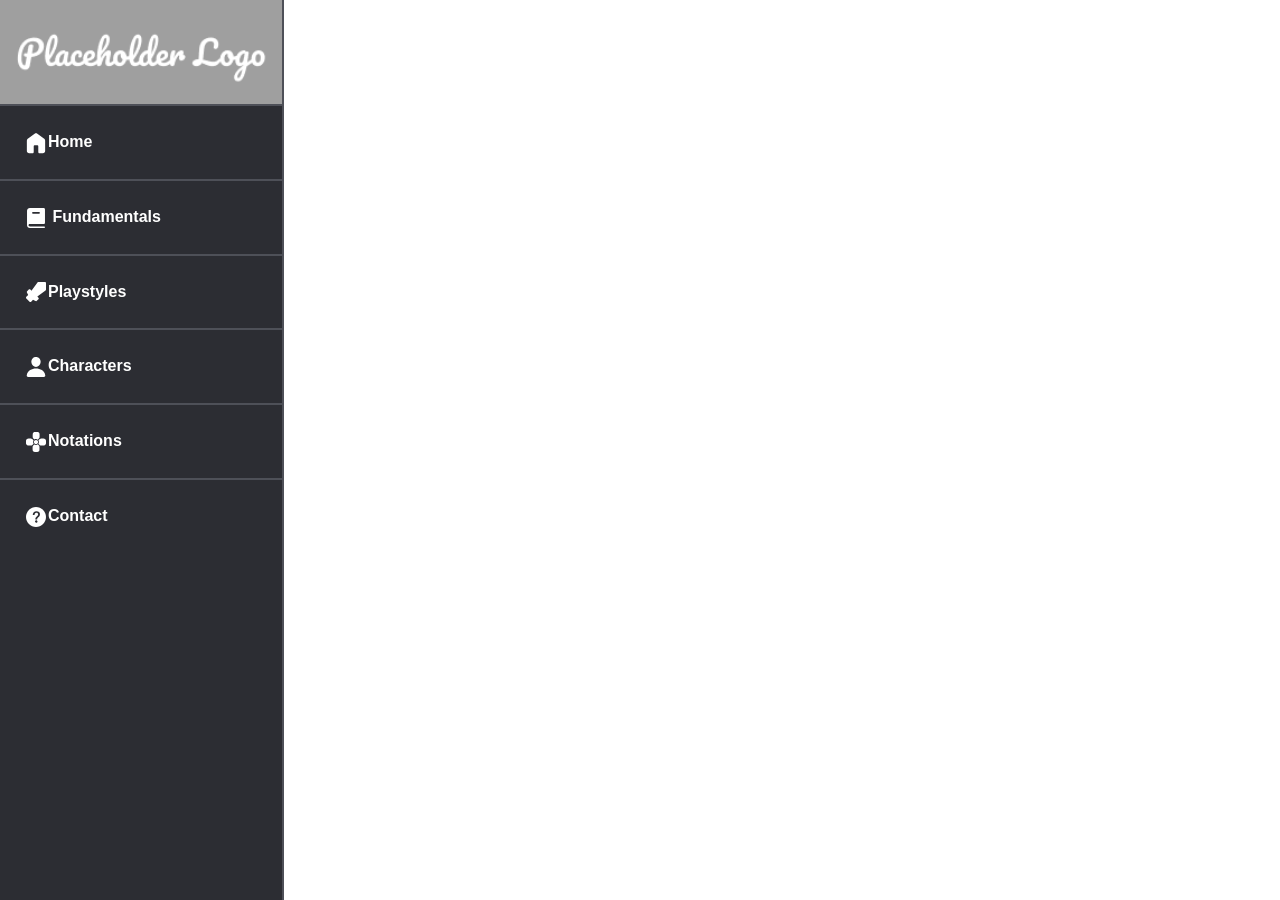
<file: index.html>
<!doctype html>
<html lang="en">
    <head>
        <title>Title</title>
        <!-- Required meta tags -->
        <meta charset="utf-8" />
        <meta
            name="viewport"
            content="width=device-width, initial-scale=1, shrink-to-fit=no"
        />
<link rel="stylesheet" href="./styles.css" >
<link rel="preconnect" href="https://fonts.googleapis.com">
<link rel="preconnect" href="https://fonts.gstatic.com" crossorigin>
<link href="https://fonts.googleapis.com/css2?family=Spline+Sans+Mono:ital,wght@0,300..700;1,300..700&family=Ubuntu+Sans:ital,wght@0,100..800;1,100..800&display=swap" rel="stylesheet">

<!-- Bootstrap CSS v5.2.1 -->
        <link
            href="https://cdn.jsdelivr.net/npm/bootstrap@5.3.2/dist/css/bootstrap.min.css"
            rel="stylesheet"
            integrity="sha384-T3c6CoIi6uLrA9TneNEoa7RxnatzjcDSCmG1MXxSR1GAsXEV/Dwwykc2MPK8M2HN"
            crossorigin="anonymous"
        />
 <script src="javascript.js"></script> 
    </head>


<body>
        
            
        <div id="sidenav-placeholder"></div>
        


</div>


        <footer>
            <!-- place footer here -->
        </footer>
        <!-- Bootstrap JavaScript Libraries -->
        <script
            src="https://cdn.jsdelivr.net/npm/@popperjs/core@2.11.8/dist/umd/popper.min.js"
            integrity="sha384-I7E8VVD/ismYTF4hNIPjVp/Zjvgyol6VFvRkX/vR+Vc4jQkC+hVqc2pM8ODewa9r"
            crossorigin="anonymous"
        ></script>

        <script
            src="https://cdn.jsdelivr.net/npm/bootstrap@5.3.2/dist/js/bootstrap.min.js"
            integrity="sha384-BBtl+eGJRgqQAUMxJ7pMwbEyER4l1g+O15P+16Ep7Q9Q+zqX6gSbd85u4mG4QzX+"
            crossorigin="anonymous"
        ></script>
    </body>
</html>
</file>
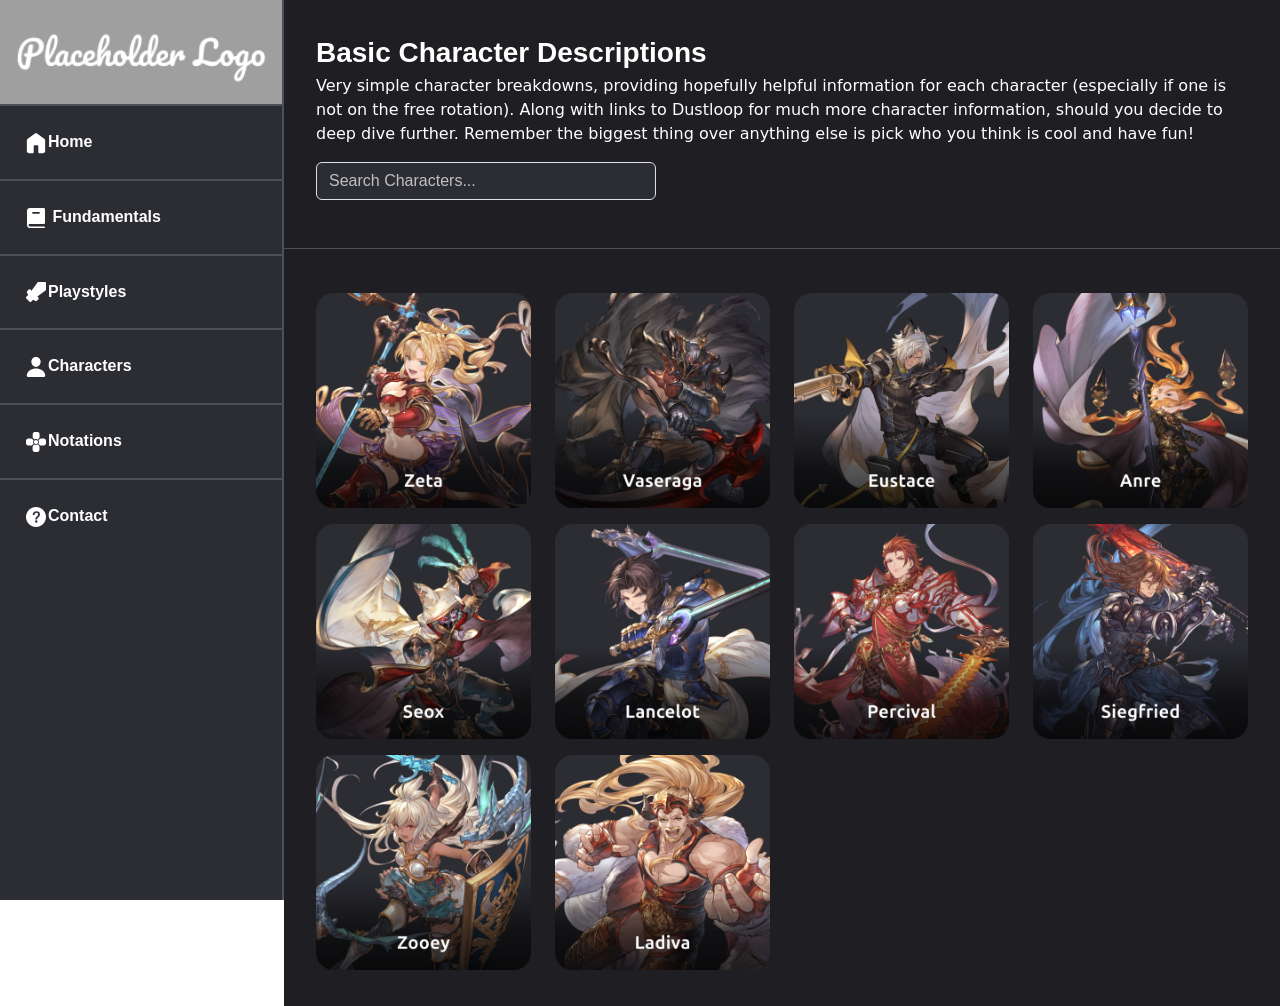
<file: characters.html>
<!doctype html>
<html lang="en">
    <head>
        <title>Title</title>
        <!-- Required meta tags -->
        <meta charset="utf-8" />
        <meta
            name="viewport"
            content="width=device-width, initial-scale=1, shrink-to-fit=no"
        />
<link rel="stylesheet" href="styles.css" >
<link rel="preconnect" href="https://fonts.googleapis.com">
<link rel="preconnect" href="https://fonts.gstatic.com" crossorigin>
<link href="https://fonts.googleapis.com/css2?family=Spline+Sans+Mono:ital,wght@0,300..700;1,300..700&family=Ubuntu+Sans:ital,wght@0,100..800;1,100..800&display=swap" rel="stylesheet">
<script src="javascript.js"></script>

<!-- Bootstrap CSS v5.2.1 -->
        <link
            href="https://cdn.jsdelivr.net/npm/bootstrap@5.3.2/dist/css/bootstrap.min.css"
            rel="stylesheet"
            integrity="sha384-T3c6CoIi6uLrA9TneNEoa7RxnatzjcDSCmG1MXxSR1GAsXEV/Dwwykc2MPK8M2HN"
            crossorigin="anonymous"
        />
    </head>


<body>
        
          
        <div id="sidenav-placeholder"></div>
        


<div class="box">

<div class="main-top">
  <header>Basic Character Descriptions</header>
  <p>Very simple character breakdowns, providing hopefully helpful information for each character (especially if one is not on the free rotation). Along with links to Dustloop for much more character information, should you decide to deep dive further. Remember the biggest thing over anything else is pick who you think is cool and have fun!</p>


  <div class="input-group mb-3">
  <input type="text" class="form-control" id="searchInput" placeholder="Search Characters...">

</div>

</div>


<div class="main">


<div class="container mt-4">
  <div class="row">
    <!-- Zeta -->
    <div class="col-md-3 mb-3 character-card">
      <img src="/characterCard/characterCardZeta.png" alt="Zeta" class="img-thumbnail" style="cursor:pointer;"
           data-bs-toggle="modal" data-bs-target="#imageModal1" />
    </div>
    <!-- Vasraga -->
    <div class="col-md-3 mb-3 character-card">
      <img src="/characterCard/characterCardVas.png" alt="Vaseraga" class="img-thumbnail" style="cursor:pointer;"
           data-bs-toggle="modal" data-bs-target="#imageModal2" />
    </div>
    <!-- Eustace -->
    <div class="col-md-3 mb-3 character-card">
      <img src="/characterCard/characterCardEus.png" alt="Eustace" class="img-thumbnail" style="cursor:pointer;"
           data-bs-toggle="modal" data-bs-target="#imageModal3" />
    </div>
    <!-- Anre -->
    <div class="col-md-3 mb-3 character-card">
      <img src="/characterCard/characterCardAnre.png" alt="Anre" class="img-thumbnail" style="cursor:pointer;"
           data-bs-toggle="modal" data-bs-target="#imageModal4" />
    </div>
    <!-- Seox -->
    <div class="col-md-3 mb-3 character-card">
      <img src="/characterCard/characterCardSeox.png" alt="Seox" class="img-thumbnail" style="cursor:pointer;"
           data-bs-toggle="modal" data-bs-target="#imageModal5" />
    </div>
    <!-- Lancelot -->
    <div class="col-md-3 mb-3 character-card">
      <img src="/characterCard/characterCardLance.png" alt="Lancelot" class="img-thumbnail" style="cursor:pointer;"
           data-bs-toggle="modal" data-bs-target="#imageModal6" />
    </div>
    <!-- Percival -->
    <div class="col-md-3 mb-3 character-card">
      <img src="/characterCard/characterCardPerc.png" alt="Percival" class="img-thumbnail" style="cursor:pointer;"
           data-bs-toggle="modal" data-bs-target="#imageModal7" />
    </div>
    <!-- Siegfried -->
    <div class="col-md-3 mb-3 character-card">
      <img src="/characterCard/characterCardSieg.png" alt="Siegfried" class="img-thumbnail" style="cursor:pointer;"
           data-bs-toggle="modal" data-bs-target="#imageModal8" />
    </div>
    <!-- Zooey -->
    <div class="col-md-3 mb-3 character-card">
      <img src="/characterCard/characterCardZooey.png" alt="Zooey" class="img-thumbnail" style="cursor:pointer;"
           data-bs-toggle="modal" data-bs-target="#imageModal9" />
    </div>
    <!-- Ladiva -->
    <div class="col-md-3 mb-3 character-card">
      <img src="/characterCard/characterCardLa.png" alt="Ladiva" class="img-thumbnail" style="cursor:pointer;"
           data-bs-toggle="modal" data-bs-target="#imageModal10" />
    </div>
  </div>
</div>

<!-- Modals -->

<!-- Modal 1 Zeta-->
<div class="modal fade" id="imageModal1" tabindex="-1" aria-hidden="true">
  <div class="modal-dialog modal-lg modal-dialog-centered">
    <div class="modal-content">
      <div class="modal-body position-relative text-center">
        <button type="button" class="btn-close btn-close-white position-absolute top-0 end-0 m-3"
                data-bs-dismiss="modal" aria-label="Close"></button>
        <img src="/characterFull/type=zeta.png" class="img-fluid" alt="Full Image" />
        <div class="modal-text">
          <p class="callOut character">Zeta</p>
          <p class="characterdetail">
          Zeta is a mid-range, offense oriented character who uses her strong pokes, projectile and mobility to harass the opponent into the corner, where she boasts some of the strongest okizeme in the game. Her wide variety of tools allows her to play at a range of paces and styles, though she can struggle while on the back foot due to her somewhat inconsistent defensive options.
        </p>
         <iframe width="560" height="315" src="https://www.youtube.com/embed/_xGVt0Kpj1M?si=BM40dQTroEaQMa6_" title="YouTube video player" frameborder="0" allow="accelerometer; autoplay; clipboard-write; encrypted-media; gyroscope; picture-in-picture; web-share" referrerpolicy="strict-origin-when-cross-origin" allowfullscreen></iframe>
      </div>
      </div>
    </div>
  </div>
</div>

<!-- Modal 2 Vaseraga-->
<div class="modal fade" id="imageModal2" tabindex="-1" aria-hidden="true">
    <div class="modal-dialog modal-lg m-0 shadow-none">
      <div class="modal-body p-0 position-relative text-center">
        <button type="button" class="btn-close btn-close-white position-absolute top-0 end-0 m-3" 
         data-bs-dismiss="modal" aria-label="Close"></button>
        <img src="/characterFull/type=Vaseraga.png" class="img-fluid" alt="Full Image" />
         <div class="modal-text">
        <p class="callOut">Vasraga</p>
        <p class="characterDesc">
        Vaseraga is a heavy character who intimidates his foes with huge normals, armor, and impressive damage output. Vasaraga swings his weight around like a sledgehammer, crushing all who stand in his way. Despite his daunting appearance, Vaseraga definitely plays a slower, more patient neutral game, waiting for the chance to strike and reap his just reward.
<br><br>
        If all you need is an imposing, walking fortress of a character that can crush the opponent's options and desire the catharsis that comes with it, Vaserage is a great fit.

        </p>

         <iframe width="560" height="315" src="https://www.youtube.com/embed/_xGVt0Kpj1M?si=BM40dQTroEaQMa6_" title="YouTube video player" frameborder="0" allow="accelerometer; autoplay; clipboard-write; encrypted-media; gyroscope; picture-in-picture; web-share" referrerpolicy="strict-origin-when-cross-origin" allowfullscreen></iframe>
        </div>
      </div>
    </div>
  </div>
</div>

<!-- Modal 3 Eustace-->
<div class="modal fade" id="imageModal3" tabindex="-1" aria-hidden="true">
  <div class="modal-dialog modal-lg">
    <div class="modal-dialog modal-lg m-0 shadow-none">
      <div class="modal-body p-0 position-relative text-center">
        <button type="button" class="btn-close btn-close-white position-absolute top-0 end-0 m-3"
                data-bs-dismiss="modal" aria-label="Close"></button>
        <img src="/characterFull/type=Eustace.png" class="img-fluid" alt="Full Image" />
        <div class="modal-text">
        <p class="callOut">Eustace</p>
        <p class="characterDesc">
        Stoic Erune "Weapon Contractor" of The Society; a mysterious organization who looks to put down any grave threats to Sky Realm by whatever means necessary. Wielding his Seal Weapon Flamek, Eustace excels at locking down the opponent with his projectile gunfire, command dash follow-ups and Rat Race grenade oki and pressure. On top of his already strong offense, he can use the simplified inputs for Flamek Thunder and Slow Kill to execute blockstrings and combos which would otherwise be very difficult or impossible. Although he's strong when it's his turn, his strengths are offset by his lack of a meterless reversal and generally low damage output. Good reads and awareness are required to fully make Eustace shine as an offensive powerhouse 
        </p>
        </div>
      </div>
    </div>
  </div>
</div>

<!-- Modal 4 Anre -->
<div class="modal fade" id="imageModal4" tabindex="-1" aria-hidden="true">
  <div class="modal-dialog modal-lg">
    <div class="modal-dialog modal-lg m-0 shadow-none">
      <div class="modal-body p-0 position-relative text-center">
        <button type="button" class="btn-close btn-close-white position-absolute top-0 end-0 m-3"
                data-bs-dismiss="modal" aria-label="Close"></button>
        <img src="/characterFull/type=Anre.png" class="img-fluid" alt="Full Image" />
         <div class="modal-text">
        <p class="callOut">Anre</p>
        <p class="characterDesc">
          Anre is an all-rounder character whose Spiral Spear and Arm the Bastion give him tricky ways to bypass the opponent's gameplan and set up his own offense. With surprisingly good routing, he boasts incredible range and a series of parries that can shut down any form of opposing offense from a distance. Anre is also elusive, being perhaps the least-picked character in the game, which often means the opponent is susceptible to knowledge checks.
<br><br>
          If your dream character is a wise. seasoned spear wielder with an expansive set of tools and the ability to shut down enemy attacks, Anre may be the fit for you.

        </div>
        </p>
      </div>
    </div>
  </div>
</div>

<!-- Modal 5 Seox-->
<div class="modal fade" id="imageModal5" tabindex="-1" aria-hidden="true">
  <div class="modal-dialog modal-lg">
    <div class="modal-dialog modal-lg m-0 shadow-none">
      <div class="modal-body p-0 position-relative text-center">
        <button type="button" class="btn-close btn-close-white position-absolute top-0 end-0 m-3"
                data-bs-dismiss="modal" aria-label="Close"></button>
        <img src="/characterFull/type=Seox.png" class="img-fluid" alt="Full Image" />
        <div class="modal-text">
        <p class="callOut">Seox</p>
        <p class="characterDesc">
        Seox, also called Six, is a rushdown character focusing on strike/throw mixups thanks to a great arsenal of close range normals, plus on block special moves, and unique movement options.
<br>
Overall, Seox's kit allows him to blitz through neutral with his mobility and approach-covering air fireballs, before mixing up the opponent to submission with excellent stagger pressure and advantageous specials, giving Seox multiple opportunities to go for throws, frametraps or resetting his turn.
  
        </p>
        </div>
      </div>
    </div>
  </div>
</div>

<!-- Modal 6 Lancelot -->
<div class="modal fade" id="imageModal6" tabindex="-1" aria-hidden="true">
  <div class="modal-dialog modal-lg">
    <div class="modal-dialog modal-lg m-0 shadow-none">
      <div class="modal-body p-0 position-relative text-center">
        <button type="button" class="btn-close btn-close-white position-absolute top-0 end-0 m-3"
                data-bs-dismiss="modal" aria-label="Close"></button>
        <img src="/characterFull/type=Lancelot.png" class="img-fluid" alt="Full Image" />
        <div class="modal-text">
        <p class="callOut">Lancelot</p>
        <p class="characterDesc">
        Seox, also called Six, is a rushdown character focusing on strike/throw mixups thanks to a great arsenal of close range normals, plus on block special moves, and unique movement options.
<br>
Overall, Seox's kit allows him to blitz through neutral with his mobility and approach-covering air fireballs, before mixing up the opponent to submission with excellent stagger pressure and advantageous specials, giving Seox multiple opportunities to go for throws, frametraps or resetting his turn.
  
        </p>
        </div>
      </div>
    </div>
  </div>
</div>

<!-- Modal 7 Percival -->
<div class="modal fade" id="imageModal7" tabindex="-1" aria-hidden="true">
  <div class="modal-dialog modal-lg">
    <div class="modal-dialog modal-lg m-0 shadow-none">
      <div class="modal-body p-0 position-relative text-center">
        <button type="button" class="btn-close btn-close-white position-absolute top-0 end-0 m-3"
                data-bs-dismiss="modal" aria-label="Close"></button>
        <img src="/characterFull/type=Percival.png" class="img-fluid" alt="Full Image" />
        <div class="modal-text">
        <p class="callOut">Percival</p>
        <p class="characterDesc">
        Seox, also called Six, is a rushdown character focusing on strike/throw mixups thanks to a great arsenal of close range normals, plus on block special moves, and unique movement options.
<br>
Overall, Seox's kit allows him to blitz through neutral with his mobility and approach-covering air fireballs, before mixing up the opponent to submission with excellent stagger pressure and advantageous specials, giving Seox multiple opportunities to go for throws, frametraps or resetting his turn.
  
        </p>
        </div>
      </div>
    </div>
  </div>
</div>

<!-- Modal 8  Siegfried -->
<div class="modal fade" id="imageModal8" tabindex="-1" aria-hidden="true">
  <div class="modal-dialog modal-lg">
    <div class="modal-dialog modal-lg m-0 shadow-none">
      <div class="modal-body p-0 position-relative text-center">
        <button type="button" class="btn-close btn-close-white position-absolute top-0 end-0 m-3"
                data-bs-dismiss="modal" aria-label="Close"></button>
        <img src="/characterFull/type=Siegfried.png" class="img-fluid" alt="Full Image" />
        <div class="modal-text">
        <p class="callOut">Siegfried</p>
        <p class="characterDesc">
        Seox, also called Six, is a rushdown character focusing on strike/throw mixups thanks to a great arsenal of close range normals, plus on block special moves, and unique movement options.
<br>
Overall, Seox's kit allows him to blitz through neutral with his mobility and approach-covering air fireballs, before mixing up the opponent to submission with excellent stagger pressure and advantageous specials, giving Seox multiple opportunities to go for throws, frametraps or resetting his turn.
  
        </p>
        </div>
      </div>
    </div>
  </div>
</div>

<!-- Modal 9 Zooey -->
<div class="modal fade" id="imageModal9" tabindex="-1" aria-hidden="true">
  <div class="modal-dialog modal-lg">
    <div class="modal-dialog modal-lg m-0 shadow-none">
      <div class="modal-body p-0 position-relative text-center">
        <button type="button" class="btn-close btn-close-white position-absolute top-0 end-0 m-3"
                data-bs-dismiss="modal" aria-label="Close"></button>
        <img src="/characterFull/type=Zooey.png" class="img-fluid" alt="Full Image" />
        <div class="modal-text">
        <p class="callOut">Zooey</p>
        <p class="characterDesc">
        Seox, also called Six, is a rushdown character focusing on strike/throw mixups thanks to a great arsenal of close range normals, plus on block special moves, and unique movement options.
<br>
Overall, Seox's kit allows him to blitz through neutral with his mobility and approach-covering air fireballs, before mixing up the opponent to submission with excellent stagger pressure and advantageous specials, giving Seox multiple opportunities to go for throws, frametraps or resetting his turn.
  
        </p>
        </div>
      </div>
    </div>
  </div>
</div>

<!-- Modal 10 Ladiva -->
<div class="modal fade" id="imageModal10" tabindex="-1" aria-hidden="true">
  <div class="modal-dialog modal-lg">
    <div class="modal-dialog modal-lg m-0 shadow-none">
      <div class="modal-body p-0 position-relative text-center">
        <button type="button" class="btn-close btn-close-white position-absolute top-0 end-0 m-3"
                data-bs-dismiss="modal" aria-label="Close"></button>
        <img src="/characterFull/type=Ladiva.png" class="img-fluid" alt="Full Image" />
        <div class="modal-text">
        <p class="callOut">Ladiva</p>
        <p class="characterDesc">
        Seox, also called Six, is a rushdown character focusing on strike/throw mixups thanks to a great arsenal of close range normals, plus on block special moves, and unique movement options.
<br>
Overall, Seox's kit allows him to blitz through neutral with his mobility and approach-covering air fireballs, before mixing up the opponent to submission with excellent stagger pressure and advantageous specials, giving Seox multiple opportunities to go for throws, frametraps or resetting his turn.
  
        </p>
        </div>
      </div>
    </div>
  </div>
</div>

</div>

</div>


        <footer>
            <!-- place footer here -->
        </footer>
        <!-- Bootstrap JavaScript Libraries -->
        <script
            src="https://cdn.jsdelivr.net/npm/@popperjs/core@2.11.8/dist/umd/popper.min.js"
            integrity="sha384-I7E8VVD/ismYTF4hNIPjVp/Zjvgyol6VFvRkX/vR+Vc4jQkC+hVqc2pM8ODewa9r"
            crossorigin="anonymous"
        ></script>

        <script
            src="https://cdn.jsdelivr.net/npm/bootstrap@5.3.2/dist/js/bootstrap.min.js"
            integrity="sha384-BBtl+eGJRgqQAUMxJ7pMwbEyER4l1g+O15P+16Ep7Q9Q+zqX6gSbd85u4mG4QzX+"
            crossorigin="anonymous"
        ></script>

        


    </body>
</html>
</file>
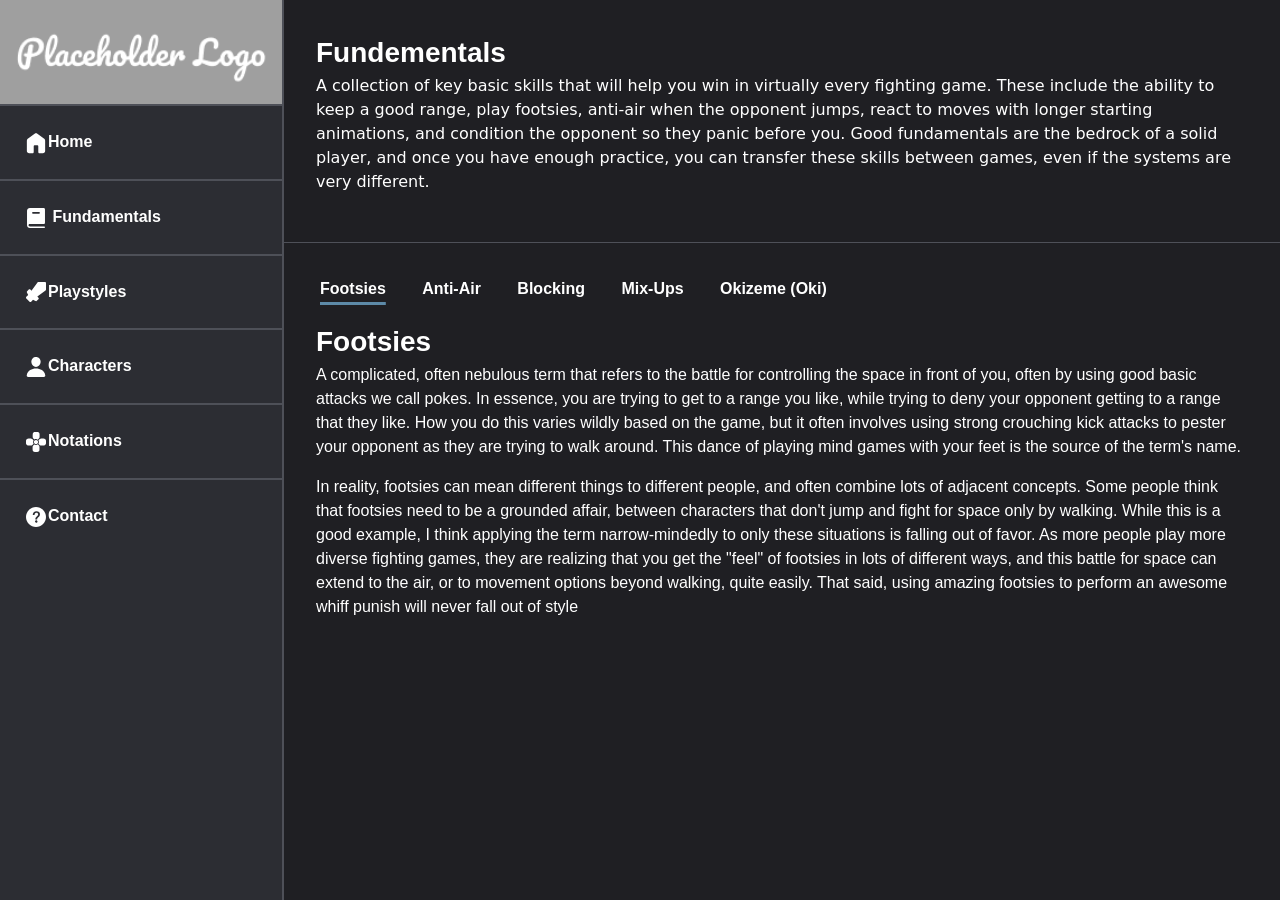
<file: fundamentals.html>
<!doctype html>
<html lang="en">
    <head>
        <title>Title</title>
        <!-- Required meta tags -->
        <meta charset="utf-8" />
        <meta
            name="viewport"
            content="width=device-width, initial-scale=1, shrink-to-fit=no"
        />
<link rel="stylesheet" href="./styles.css" >
<link rel="preconnect" href="https://fonts.googleapis.com">
<link rel="preconnect" href="https://fonts.gstatic.com" crossorigin>
<link href="https://fonts.googleapis.com/css2?family=Spline+Sans+Mono:ital,wght@0,300..700;1,300..700&family=Ubuntu+Sans:ital,wght@0,100..800;1,100..800&display=swap" rel="stylesheet">

<!-- Bootstrap CSS v5.2.1 -->
        <link
            href="https://cdn.jsdelivr.net/npm/bootstrap@5.3.2/dist/css/bootstrap.min.css"
            rel="stylesheet"
            integrity="sha384-T3c6CoIi6uLrA9TneNEoa7RxnatzjcDSCmG1MXxSR1GAsXEV/Dwwykc2MPK8M2HN"
            crossorigin="anonymous"
        />
 <script src="javascript.js"></script> 
    </head>


<body>
        
            
        <div id="sidenav-placeholder"></div>
             
        


<div class="box">

<div class="main-top">
  <header>Fundementals</header>
  <p>A collection of key basic skills that will help you win in virtually every fighting game. These include the ability to keep a good range, play footsies, anti-air when the opponent jumps, react to moves with longer starting animations, and condition the opponent so they panic before you. Good fundamentals are the bedrock of a solid player, and once you have enough practice, you can transfer these skills between games, even if the systems are very different.
  </p>

</div>


<div class="main">


 <!-- Tab links -->
<div class="tab">
  <button class="tablinks buttontext active" onclick="openPlay(event, 'Footsies')">Footsies</button>
  <button class="tablinks buttontext" onclick="openPlay(event, 'AntiAir')">Anti-Air</button>
  <button class="tablinks buttontext" onclick="openPlay(event, 'Blocking')">Blocking</button>
  <button class="tablinks buttontext" onclick="openPlay(event, 'MixUps')">Mix-Ups</button>
  <button class="tablinks buttontext" onclick="openPlay(event, 'Okizeme')">Okizeme (Oki)</button>
</div>

<!-- Tab content -->
<div id="Footsies" class="tabcontent" style="display: block;">
  <header>Footsies</header>
  
  <p>A complicated, often nebulous term that refers to the battle for controlling the space in front of you, often by using good basic attacks we call pokes. In essence, you are trying to get to a range you like, while trying to deny your opponent getting to a range that they like. How you do this varies wildly based on the game, but it often involves using strong crouching kick attacks to pester your opponent as they are trying to walk around. This dance of playing mind games with your feet is the source of the term's name.</p>
  
  <p>In reality, footsies can mean different things to different people, and often combine lots of adjacent concepts. Some people think that footsies need to be a grounded affair, between characters that don't jump and fight for space only by walking. While this is a good example, I think applying the term narrow-mindedly to only these situations is falling out of favor. As more people play more diverse fighting games, they are realizing that you get the "feel" of footsies in lots of different ways, and this battle for space can extend to the air, or to movement options beyond walking, quite easily. That said, using amazing footsies to perform an awesome whiff punish will never fall out of style</p>

</div>

<div id="AntiAir" class="tabcontent">
  <header>Anti-Air</header>
  <p>Hitting someone who is jumping at you while you are on the ground. Because you can't block in the air in most fighting games, a smart opponent will swat you out of the air if you jump at them too predictably. Each character usually has a few moves that hit at an upward angle, perfect for intercepting those pesky jumpers; perhaps the most powerful such move is the dragon punch. People who jump at you too much are giving you free damage, so you'd better learn to take it.</p>
  

</div>

<div id="Blocking" class="tabcontent">
  <header>Blocking</header>
  <p>The act of defending against incoming attacks. The attack makes contact with your body, but you take zero damage from the attack, or a small amount of chip damage in the case of special moves. While a few fighting games (Mortal Kombat, Soul Calibur) require you to hold a designated button to block, most games, like Street Fighter, Guilty Gear, will block if you hold the direction away, or both down and away, from your opponent. Some like Granblue Fantasy Versus will also offer a block button and a directional input option!</p>
  
  <p>When you block an attack, you are put in block stun (the period of time when your character cannot perform action after blocking an attack). Instead, you have to wait for your character to stop reeling from the blocked attack for a small window before getting control back. Some attacks cannot be blocked, while other attacks must be blocked a certain way or else they will hit. An example is most low attacks which you must crouch to block and overheads which you must be standing. Blocking is a solid foundation of good defense and you probably don't block enough.</p>

</div>

<div id="MixUps" class="tabcontent">
  <header>Mix-Ups</header>
  <p>A situation where the offensive player has several ways to attack that each require a different defensive action to stop (such as blocking in different directions and avoiding throws). Most mixups contain several fast options that are extremely difficult, or impossible, to avoid on reaction, and thus the defensive player must make a read to escape taking damage.</p>
  
  <p>Simple mixups that only require choosing between two defensive options are often called 50/50s. Very powerful mixups can exist which force a defender to choose between four or five different options — for example, the attacker might attack high or low on both sides and could also throw.</p>
  

</div>
<div id="Okizeme" class="tabcontent">
  <header>Okizeme</header>
  <p>The moment during a fighting game when your opponent is knocked down and you get to attack them as they stand back up. The defender's options are limited, so the offensive player gets to attack with all sorts of mixups or apply any mind game they choose. Some options include attacking with a basic meaty, doing a cross-up, or trying to bait their opponent's desperate dragon punch by simply doing nothing and blocking.</p>

  <p>Okizeme (pronounced oh-kee-zeh-meh and often shortened to "oki") means "wake up offense" in Japanese, so the term mostly focuses on the offensive choices. If you hear someone ask "what's the oki going to be?", they are wondering what method of attack (or non-attack) the offensive player will choose to assert their advantage. It's closely related to the term wakeup, although that tends to focus more on the defensive choices (you might hear "I can't believe they did a wakeup DP!").</p>

  <p>If someone asks "do I get oki after this move?", they're asking whether that move leaves them close enough, and with enough time, to threaten multiple different offensive options. Moves that "don't give you oki" will leave you far away and mostly end your offensive pressure.</p>
  


</div>

</div>
</div>
</file>
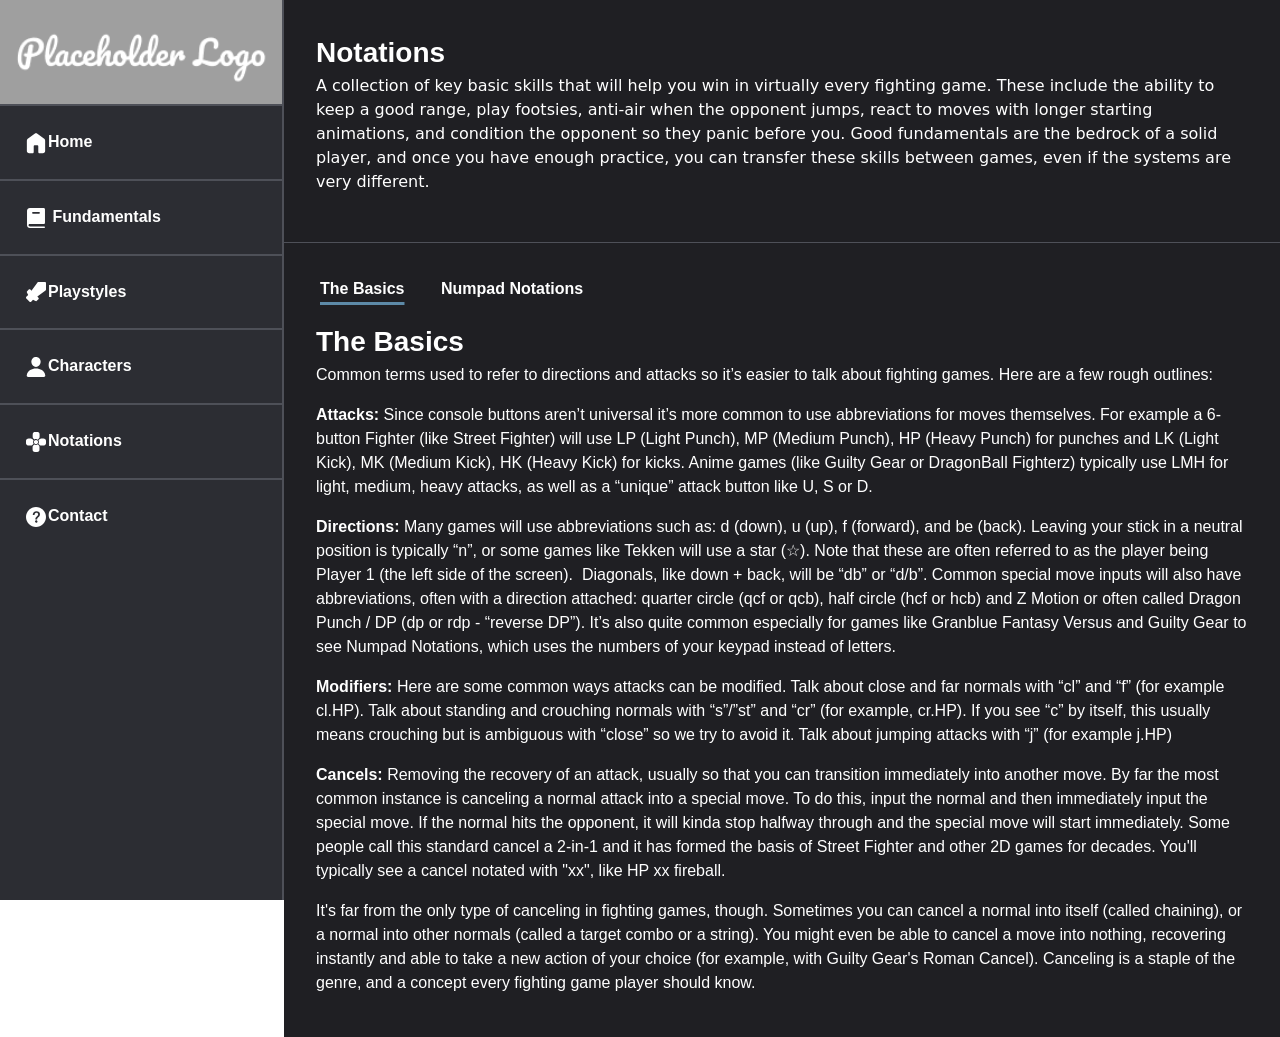
<file: notations.html>
<!doctype html>
<html lang="en">
    <head>
        <title>Title</title>
        <!-- Required meta tags -->
        <meta charset="utf-8" />
        <meta
            name="viewport"
            content="width=device-width, initial-scale=1, shrink-to-fit=no"
        />
<link rel="stylesheet" href="./styles.css" >
<link rel="preconnect" href="https://fonts.googleapis.com">
<link rel="preconnect" href="https://fonts.gstatic.com" crossorigin>
<link href="https://fonts.googleapis.com/css2?family=Spline+Sans+Mono:ital,wght@0,300..700;1,300..700&family=Ubuntu+Sans:ital,wght@0,100..800;1,100..800&display=swap" rel="stylesheet">

<!-- Bootstrap CSS v5.2.1 -->
        <link
            href="https://cdn.jsdelivr.net/npm/bootstrap@5.3.2/dist/css/bootstrap.min.css"
            rel="stylesheet"
            integrity="sha384-T3c6CoIi6uLrA9TneNEoa7RxnatzjcDSCmG1MXxSR1GAsXEV/Dwwykc2MPK8M2HN"
            crossorigin="anonymous"
        />
 <script src="javascript.js"></script> 
    </head>


<body>
        
            
        <div id="sidenav-placeholder"></div>
             
        


<div class="box">

<div class="main-top">
  <header>Notations</header>
  <p>A collection of key basic skills that will help you win in virtually every fighting game. These include the ability to keep a good range, play footsies, anti-air when the opponent jumps, react to moves with longer starting animations, and condition the opponent so they panic before you. Good fundamentals are the bedrock of a solid player, and once you have enough practice, you can transfer these skills between games, even if the systems are very different.</p>

</div>


<div class="main">


 <!-- Tab links -->
<div class="tab">
  <button class="tablinks buttontext active" onclick="openPlay(event, 'Basics')">The Basics</button>
  <button class="tablinks buttontext" onclick="openPlay(event, 'Numpad')">Numpad Notations</button>
</div>

<!-- Tab content -->
<div id="Basics" class="tabcontent" style="display: block;">
  <header>The Basics</header>
  
  <p>Common terms used to refer to directions and attacks so it’s easier to talk about fighting games. Here are a few rough outlines:</p>

  <p><label>Attacks:</label> Since console buttons aren’t universal it’s more common to use abbreviations for moves themselves. For example a 6-button Fighter (like Street Fighter) will use LP (Light Punch), MP (Medium Punch), HP (Heavy Punch) for punches and LK (Light Kick), MK (Medium Kick), HK (Heavy Kick) for kicks. Anime games (like Guilty Gear or DragonBall Fighterz) typically use LMH for light, medium, heavy attacks, as well as a “unique” attack button like U, S or D. 
  </p>
  <p><label>Directions:</label> Many games will use abbreviations such as: d (down), u (up), f (forward), and be (back). Leaving your stick in a neutral position is typically “n”, or some games like Tekken will use a star (☆). Note that these are often referred to as the player being Player 1 (the left side of the screen).  Diagonals, like down + back, will be “db” or “d/b”. Common special move inputs will also have abbreviations, often with a direction attached: quarter circle (qcf or qcb), half circle (hcf or hcb) and Z Motion or often called Dragon Punch / DP (dp or rdp - “reverse DP”). It’s also quite common especially for games like Granblue Fantasy Versus and Guilty Gear to see Numpad Notations, which uses the numbers of your keypad instead of letters.
  </p>
  <p><label>Modifiers:</label> Here are some common ways attacks can be modified. Talk about close and far normals with “cl” and “f” (for example cl.HP). Talk about standing and crouching normals with “s”/”st” and “cr” (for example, cr.HP). If you see “c” by itself, this usually means crouching but is ambiguous with “close” so we try to avoid it. Talk about jumping attacks with “j” (for example j.HP)
  </p>
  <p><label>Cancels:</label> Removing the recovery of an attack, usually so that you can transition immediately into another move. By far the most common instance is canceling a normal attack into a special move. To do this, input the normal and then immediately input the special move. If the normal hits the opponent, it will kinda stop halfway through and the special move will start immediately. Some people call this standard cancel a 2-in-1 and it has formed the basis of Street Fighter and other 2D games for decades. You'll typically see a cancel notated with "xx", like HP xx fireball.
  </p>
  It's far from the only type of canceling in fighting games, though. Sometimes you can cancel a normal into itself (called chaining), or a normal into other normals (called a target combo or a string). You might even be able to cancel a move into nothing, recovering instantly and able to take a new action of your choice (for example, with Guilty Gear's Roman Cancel). Canceling is a staple of the genre, and a concept every fighting game player should know.
  </p>
</div>


<div id="Numpad" class="tabcontent">
  <header>Numpad Notations</header>
  <p>A way to describe joystick inputs using numbers instead of letters or words. Each direction mapped to a number, following the same layout as a keyboard’s numpad. For example, holding down is “2”, and if you wanted to talk about a crouching medium kick, you’d call it “2MK”. Or, holding forward and pressing punch would be “6P” (a common Guilty Gear Anti-Air). You can also describe special move inputs this way. For example, a standard quarter circle forward would be 236, and a DP motion would be 623. Note that numpad notations always assume you are facing right: QCF is always 236, no matter which way your character is pointing</p>
  

</div>

</div>
</div>
</file>
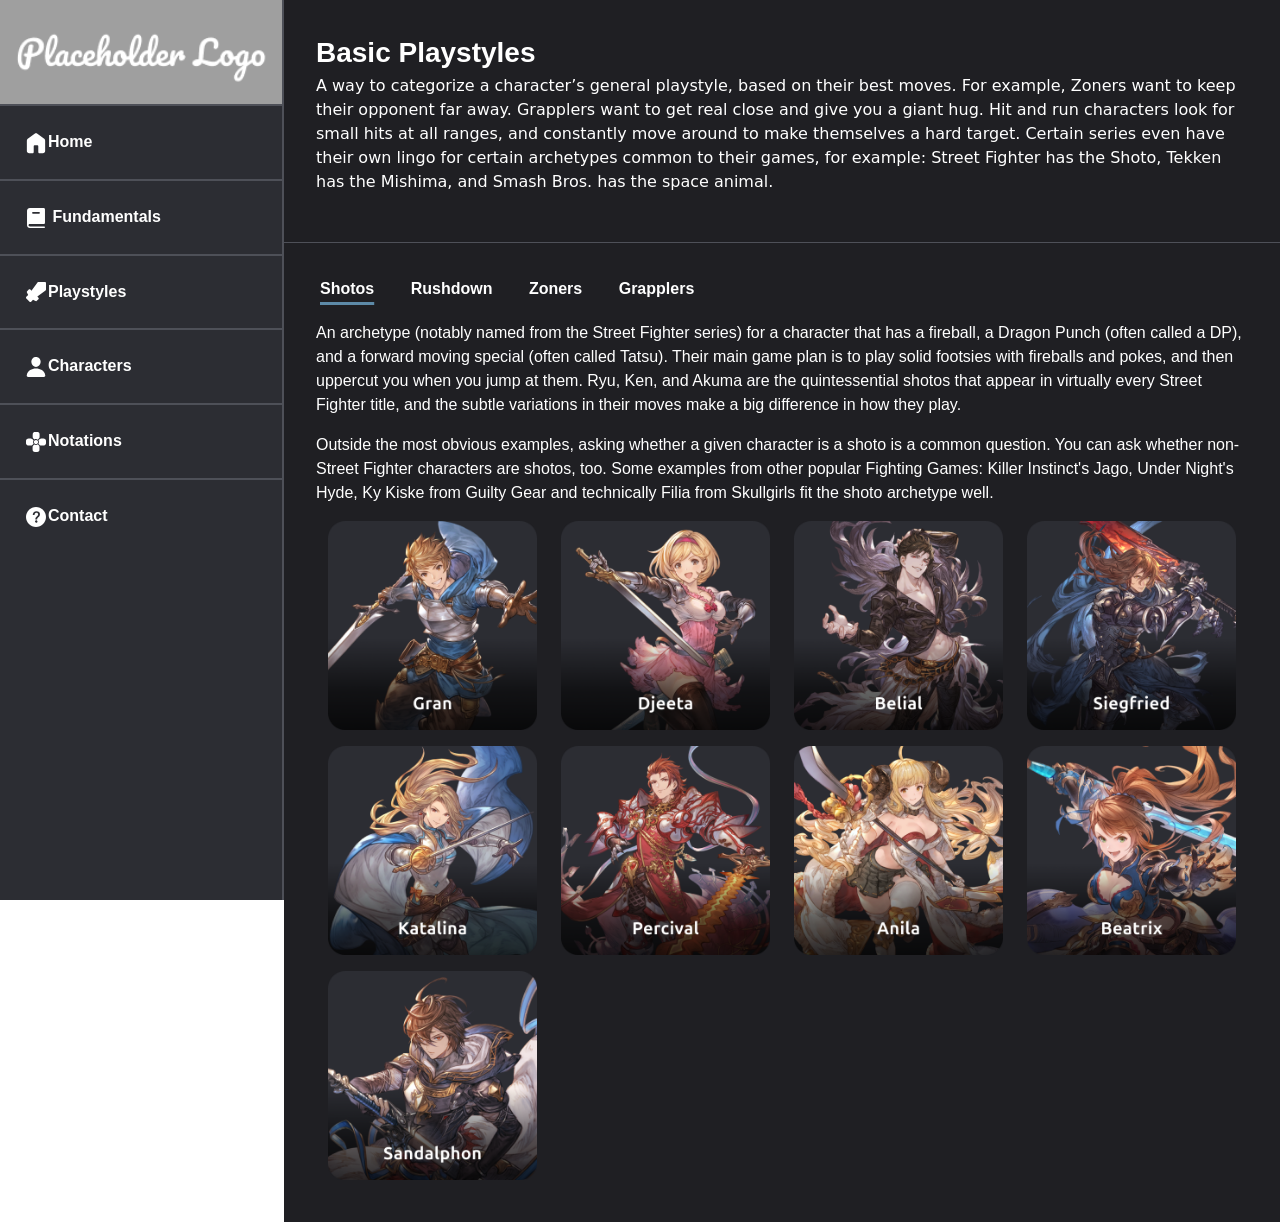
<file: playstyles.html>
<!doctype html>
<html lang="en">
    <head>
        <title>Title</title>
        <!-- Required meta tags -->
        <meta charset="utf-8" />
        <meta
            name="viewport"
            content="width=device-width, initial-scale=1, shrink-to-fit=no"
        />
<link rel="stylesheet" href="./styles.css" >
<link rel="preconnect" href="https://fonts.googleapis.com">
<link rel="preconnect" href="https://fonts.gstatic.com" crossorigin>
<link href="https://fonts.googleapis.com/css2?family=Spline+Sans+Mono:ital,wght@0,300..700;1,300..700&family=Ubuntu+Sans:ital,wght@0,100..800;1,100..800&display=swap" rel="stylesheet">

<!-- Bootstrap CSS v5.2.1 -->
        <link
            href="https://cdn.jsdelivr.net/npm/bootstrap@5.3.2/dist/css/bootstrap.min.css"
            rel="stylesheet"
            integrity="sha384-T3c6CoIi6uLrA9TneNEoa7RxnatzjcDSCmG1MXxSR1GAsXEV/Dwwykc2MPK8M2HN"
            crossorigin="anonymous"
        />
 <script src="javascript.js"></script> 
    </head>


<body>

        <div id="sidenav-placeholder"></div>


<div class="box">

<div class="main-top">
  <header>Basic Playstyles</header>
  <p>A way to categorize a character’s general playstyle, based on their best moves. For example, Zoners want to keep their opponent far away. Grapplers want to get real close and give you a giant hug. Hit and run characters look for small hits at all ranges, and constantly move around to make themselves a hard target. Certain series even have their own lingo for certain archetypes common to their games, for example: Street Fighter has the Shoto, Tekken has the Mishima, and Smash Bros. has the space animal.</p>


  
</div>


<div class="main">


 <!-- Tab links -->
<div class="tab">
  <button class="tablinks buttontext active" onclick="openPlay(event, 'Shotos')">Shotos</button>
  <button class="tablinks buttontext" onclick="openPlay(event, 'Rushdown')">Rushdown</button>
  <button class="tablinks buttontext" onclick="openPlay(event, 'Zoners')">Zoners</button>
  <button class="tablinks buttontext" onclick="openPlay(event, 'Grapplers')">Grapplers</button>
</div>

<!-- Tab content -->
<div id="Shotos" class="tabcontent" style="display: block;">

  <p>An archetype (notably named from the Street Fighter series) for a character that has a fireball, a Dragon Punch (often called a DP), and a forward moving special (often called Tatsu). Their main game plan is to play solid footsies with fireballs and pokes, and then uppercut you when you jump at them. Ryu, Ken, and Akuma are the quintessential shotos that appear in virtually every Street Fighter title, and the subtle variations in their moves make a big difference in how they play.</p>
  <p>Outside the most obvious examples, asking whether a given character is a shoto is a common question. You can ask whether non-Street Fighter characters are shotos, too. Some examples from other popular Fighting Games: Killer Instinct's Jago, Under Night's Hyde, Ky Kiske from Guilty Gear and technically Filia from Skullgirls fit the shoto archetype well.</p>

  <div class="container">
    <div class="row">

      <div class="col-md-3 mb-3">
    <img src="./characterCard/characterCardGran.png" class="img-thumbnail" alt="Gran"></div>

      <div class="col-md-3 mb-3">
    <img src="./characterCard/characterCardDjeeta.png" class="img-thumbnail" alt="Djeeta"></div>
    
      <div class="col-md-3 mb-3">
    <img src="./characterCard/characterCardBeli.png" class="img-thumbnail" alt="Belial"></div>
    
      <div class="col-md-3 mb-3">
    <img src="./characterCard/characterCardSieg.png" class="img-thumbnail" alt="Siegfried"></div>
    
      <div class="col-md-3 mb-3">
    <img src="./characterCard/characterCardKat.png" class="img-thumbnail" alt="Katalina">   </div>
    
    <div class="col-md-3 mb-3">
    <img src="./characterCard/characterCardPerc.png" class="img-thumbnail" alt="Percival">   </div>
   

    <div class="col-md-3 mb-3">
    <img src="./characterCard/characterCardAnila.png" class="img-thumbnail" alt="Anila">   </div>
    

    <div class="col-md-3 mb-3">
    <img src="./characterCard/characterCardBeatrix.png" class="img-thumbnail" alt="Beatrix">   </div>
    

    <div class="col-md-3 mb-3">
    <img src="./characterCard/characterCardSandal.png" class="img-thumbnail" alt="Sandal">   </div>
    </div>

</div>

</div>

<div id="Rushdown" class="tabcontent">

  <p>A style of play that focuses on getting close to your opponent and relentlessly attacking them until they die. It's kind of the opposite of zoning. Good qualities for a rushdown character include lots of ways to get around long-range attacks, tricky approaches like divekicks so you can be hard to anti-air, and lots of plus attacks so your opponent has to repeatedly guess on defense to survive. The ultimate rushdown character is a gorilla, but hopefully not too many games end up at that extreme. Examples include Cammy from Street Fighter, Chipp from Guilty Gear and Magneto from Marvel vs. Capcom 3</p>

  <div class="container">
    <div class="row">

      <div class="col-md-3 mb-3">
    <img src="./characterCard/characterCardCharl.png" class="img-thumbnail" alt="Gran"></div>

      <div class="col-md-3 mb-3">
    <img src="./characterCard/characterCardLance.png" class="img-thumbnail" alt="Djeeta"></div>
    
      <div class="col-md-3 mb-3">
    <img src="./characterCard/characterCardZeta.png" class="img-thumbnail" alt="Belial"></div>
    
      <div class="col-md-3 mb-3">
    <img src="./characterCard/characterCardSoriz.png" class="img-thumbnail" alt="Siegfried"></div>
    
      <div class="col-md-3 mb-3">
    <img src="./characterCard/characterCardSeox.png" class="img-thumbnail" alt="Katalina">   </div>
    
    <div class="col-md-3 mb-3">
    <img src="./characterCard/characterCardVira.png" class="img-thumbnail" alt="Percival">   </div>
   

    <div class="col-md-3 mb-3">
    <img src="./characterCard/characterCardGrim.png" class="img-thumbnail" alt="Anila">   </div>
    

    <div class="col-md-3 mb-3">
    <img src="./characterCard/characterCardYuel.png" class="img-thumbnail" alt="Beatrix">   </div>
    

</div>
</div>
</div>

<div id="Zoners" class="tabcontent">

  <p>A character whose main gameplan involves zoning their opponent to death. Zoners will have some powerful method of attacking from long range, whether it's a projectile or some far-reaching normals, and they'll often have a strong way to move backwards. Examples include Dhalsim from Street Fighter, Axl from Guilty Gear, and Morrigan from Marvel vs. Capcom 3.</p>

  <div class="container">
    <div class="row">

      <div class="col-md-3 mb-3">
    <img src="./characterCard/characterCardFerry.png" class="img-thumbnail" alt="Ferry"></div>

      <div class="col-md-3 mb-3">
    <img src="./characterCard/characterCardBeelz.png" class="img-thumbnail" alt="Beelzebub"></div>
    
      <div class="col-md-3 mb-3">
    <img src="./characterCard/characterCardCag.png" class="img-thumbnail" alt="Cagliostro"></div>
    
      <div class="col-md-3 mb-3">
    <img src="./characterCard/characterCardMet.png" class="img-thumbnail" alt="Metera"></div>
    
      <div class="col-md-3 mb-3">
    <img src="./characterCard/characterCardZooey.png" class="img-thumbnail" alt="Zooey">   </div>
    
    <div class="col-md-3 mb-3">
    <img src="./characterCard/characterCardVane.png" class="img-thumbnail" alt="Vane">   </div>
   
    <div class="col-md-3 mb-3">
    <img src="./characterCard/characterCardVers.png" class="img-thumbnail" alt="Versusia">   </div>
    

  </div>
</div>
</div> 

<div id="Grapplers" class="tabcontent">
  
  <p>A character whose primary offensive tools are throws and command throws. Grapplers usually move and jump slowly and fight poorly from long distances, but are terrifying when they get close to their opponent and apply their very strong throw-based mixups. Examples include Zangief from Street Fighter, Potemkin from Guilty Gear and King from Tekken.</p>

  <div class="container">
    <div class="row">

      <div class="col-md-3 mb-3">
    <img src="./characterCard/characterCardLa.png" class="img-thumbnail" alt="Ladiva"></div>

   

  </div>
  </div>
</div> 
















</div>


        <footer>
            <!-- place footer here -->
        </footer>
        <!-- Bootstrap JavaScript Libraries -->
        <script
            src="https://cdn.jsdelivr.net/npm/@popperjs/core@2.11.8/dist/umd/popper.min.js"
            integrity="sha384-I7E8VVD/ismYTF4hNIPjVp/Zjvgyol6VFvRkX/vR+Vc4jQkC+hVqc2pM8ODewa9r"
            crossorigin="anonymous"
        ></script>

        <script
            src="https://cdn.jsdelivr.net/npm/bootstrap@5.3.2/dist/js/bootstrap.min.js"
            integrity="sha384-BBtl+eGJRgqQAUMxJ7pMwbEyER4l1g+O15P+16Ep7Q9Q+zqX6gSbd85u4mG4QzX+"
            crossorigin="anonymous"
        ></script>

        

    </body>
</html>
</file>
<file: styles.css>
@import url("https://cdn.jsdelivr.net/npm/bootstrap-icons@1.13.1/font/bootstrap-icons.min.css");



.main {
    display: flex; 
    flex-direction: column;
    color: #FFFFFF;
   font-family: var(--fontFamilyPrimary);
   font-size: var(--fontSizeSm);
   letter-spacing: 2%;
   font-weight: normal;
   line-height: 150%;
    padding: 20px;
}

.main-top {
  display: flex;
  flex-direction: column;
  border-bottom-style: solid;
  border-bottom-color: #4E5058;
  border-bottom-width: 1.5px;
  /* background-image: url('https://images.pexels.com/photos/956981/milky-way-starry-sky-night-sky-star-956981.jpeg'); */
  background-size: cover;
  padding: 32px;
  color: white;
}

.main-top h1 {
  margin: 0, 0, 32px, 32px;
}



:root {
  --fontFamilyPrimary: 'Ubuntu Sans', sans-serif;
  --fontFamilySecondary: 'Spline Sans Mono', monospace;
  --fontSizeXsm: 0.75em;
  --fontSizeSm: 1em;
  --fontSizeMd: 1.25em;
  --fontSizeLg: 1.75em;
  --fontSizeXlg: 3em;
}

body {
    background-color:red;
   font-family: var(--fontFamilyPrimary);
   font-size: var(--fontSizeSm);
   letter-spacing: 2%;
   font-weight: normal;
   line-height: 150%;
   color: #ff0000;
}


.box {
  display: flex;
  flex-direction: column;
  background-color: #1F1F23;
  min-height: 100vh;
  margin-left: 284px; 
}

.sidenav{
  display:flex;
  flex-direction: column;
  height: 100%;
  width: 284px;
  font-family: var(--fontFamilyPrimary);
 font-size: var(--fontSizeSm);
 position: fixed;
 background-color: #2C2D33;
 border-right: #4E5058 solid 2px;
} 



.sidenav a {
  padding: 6px 8px 6px 16px;
  text-decoration: none;
  color: white;
  padding: 24px 0px 24px 24px;
  display: block;
  border-top: #4E5058 solid 2px;
letter-spacing: 2%;
font-weight: bold;
}

 .sidenav .active, a:hover {
  background-color: #5D8AA8;
}


.primary {
    color: #5D8AA8;

}

.stroke {
    color: #4E5058;
}

.img-thumbnail {
  border: none !important;
  padding: 0 !important;
  background-color: transparent !important;
}



/* tabs */


.tab {
  overflow: hidden;
}

/* Style the buttons that are used to open the tab content */
.tab button {
  background-color: inherit;
  border: none;
  outline: none;
  cursor: pointer;
  padding: 14px 16px;
  transition: 0.3s;
}

/* Change background color of buttons on hover */
.tab button:hover {
  background-color: #5D8AA8;
  border-radius: 5px;
}

.tab button.active {
  text-decoration: underline;
  text-decoration-thickness: 3px;
  text-underline-offset: 8px;
text-decoration-color: #5D8AA8;
}

.tabcontent {
  display: none;
  padding: 6px 12px;
  border-top: none;
}


#searchInput.form-control {
  width: 340px !important;
  max-width: 100%;
  flex: none;
  background-color: #2C2D33;
  color: #FFFFFF;
  font-family: var(--fontFamilyPrimary);
font-size: var(--fontSizeSm);
line-height: 150%;
letter-spacing: 2%;
}

#searchInput::placeholder { 
  color: #C0C0C0;
}




.modal-body {
display: flex;
flex-direction: row;
align-items: stretch;
padding: 40px;
width: 1040px;
height: 624px;
background: #2C2D33;
border-radius: 20px;
border: 3px solid #4E5058;

}


.modal-text {
  display: flex;
  flex-direction: column;
  padding: 0 30px;
  color: #FFFFFF; 
  align-items: stretch;
}

.modal-body img {
  display: flex;
  min-width: 50%;
  max-width: 40%;
  max-height: 100%;
  padding: 20px;
}


.characterdetail {
display: flex;
text-align: left !important;
padding: 0px 0px 0px 32px;
gap: 12px;



}


.modal .modal-content {
  background: transparent !important;
  border: none !important;
  border-radius: 0 !important;
  box-shadow: none !important;
  padding: 0 !important;
}

/* callOut */

.callOut {
font-family: var(--fontFamilyPrimary);
font-size: var(--fontSizeXlg);
color: #5D8AA8;
font-weight: bold;
line-height: 150%;
text-align: left;
}

title {
font-family: var(--fontFamilyPrimary);
font-size: var(--fontSizeXlg);
line-height: 150%;
font-weight: bold;}

header {
font-family: var(--fontFamilyPrimary);
font-size: var(--fontSizeLg);
line-height: 150%;
letter-spacing: 2%;
font-weight: bold;
}

label {
font-family: var(--fontFamilyPrimary);
font-size: var(--fontSizeSm);
line-height: 150%;
letter-spacing: 2%;
font-weight: bold;
}

.buttontext {
font-family: var(--fontFamilyPrimary);
font-size: var(--fontSizeSm);
color: #FFFFFF;
line-height: 150%;
letter-spacing: 2%;
font-weight: bold;
}

.highlightBold {
font-family: var(--fontFamilySecondary);
font-size: var(--fontSizeSm);
line-height: 150%;
letter-spacing: 2%;
font-weight: bold;
}

.highlightRegular {
font-family: var(--fontFamilySecondary);
font-size: var(--fontSizeSm);
line-height: 150%;
letter-spacing: 2%;
font-weight: bold;
} 

.highlightLabel {
font-family: var(--fontFamilyPrimary);
font-size: var(--fontSizeSm);
line-height: 150%;
letter-spacing: 2%;
font-weight: bold;
}
</file>
